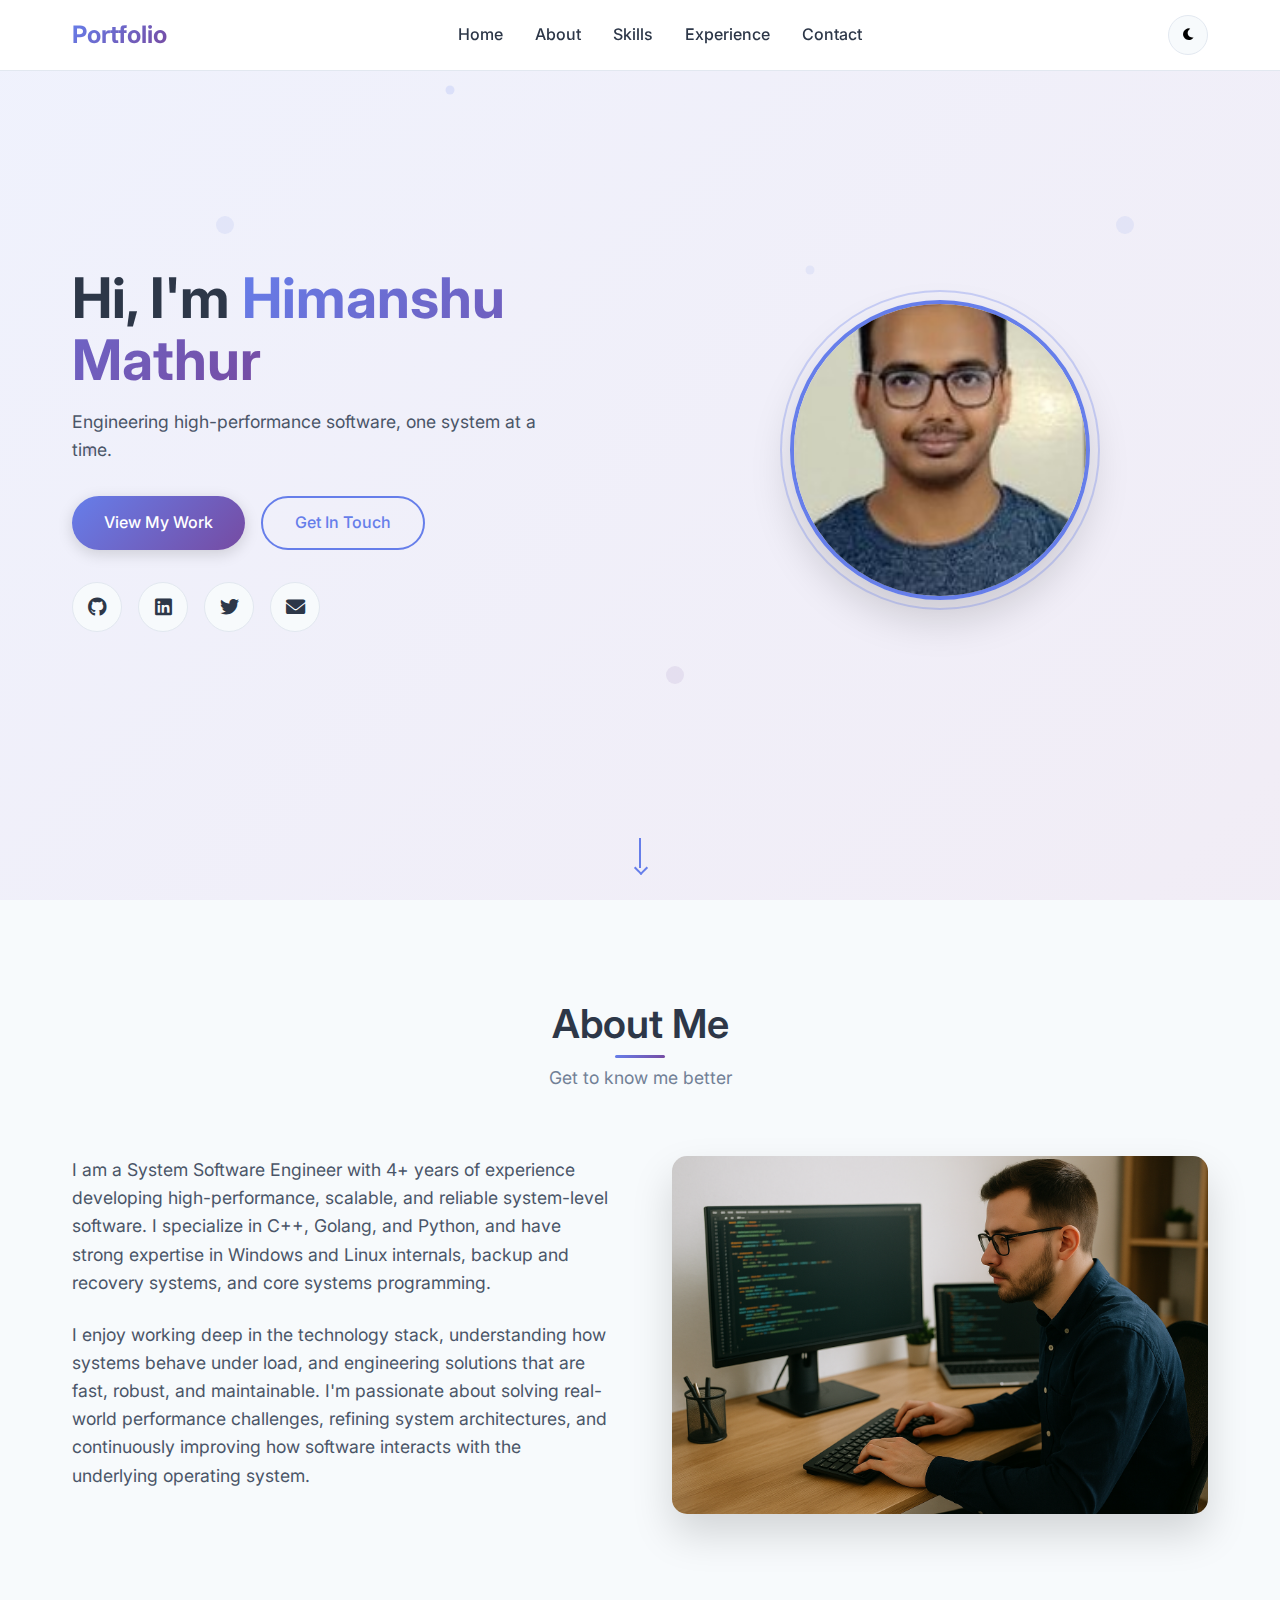
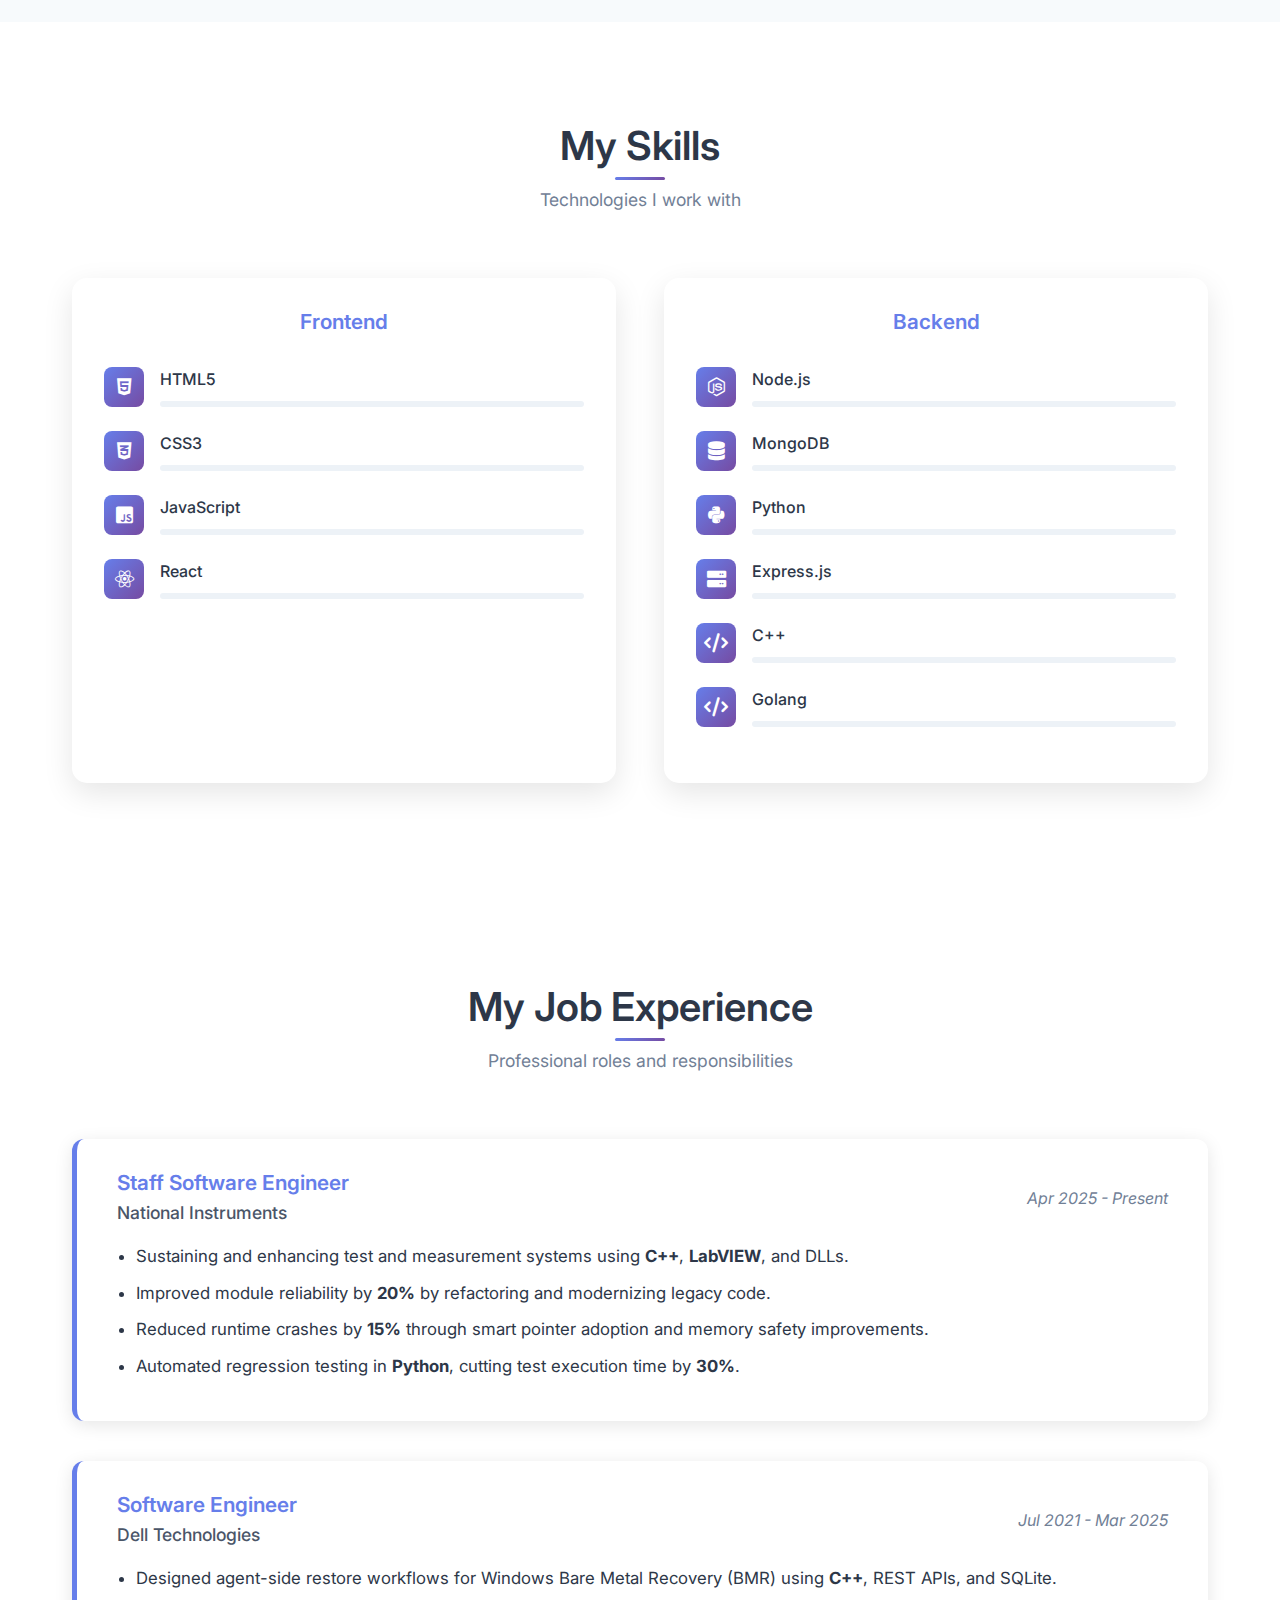
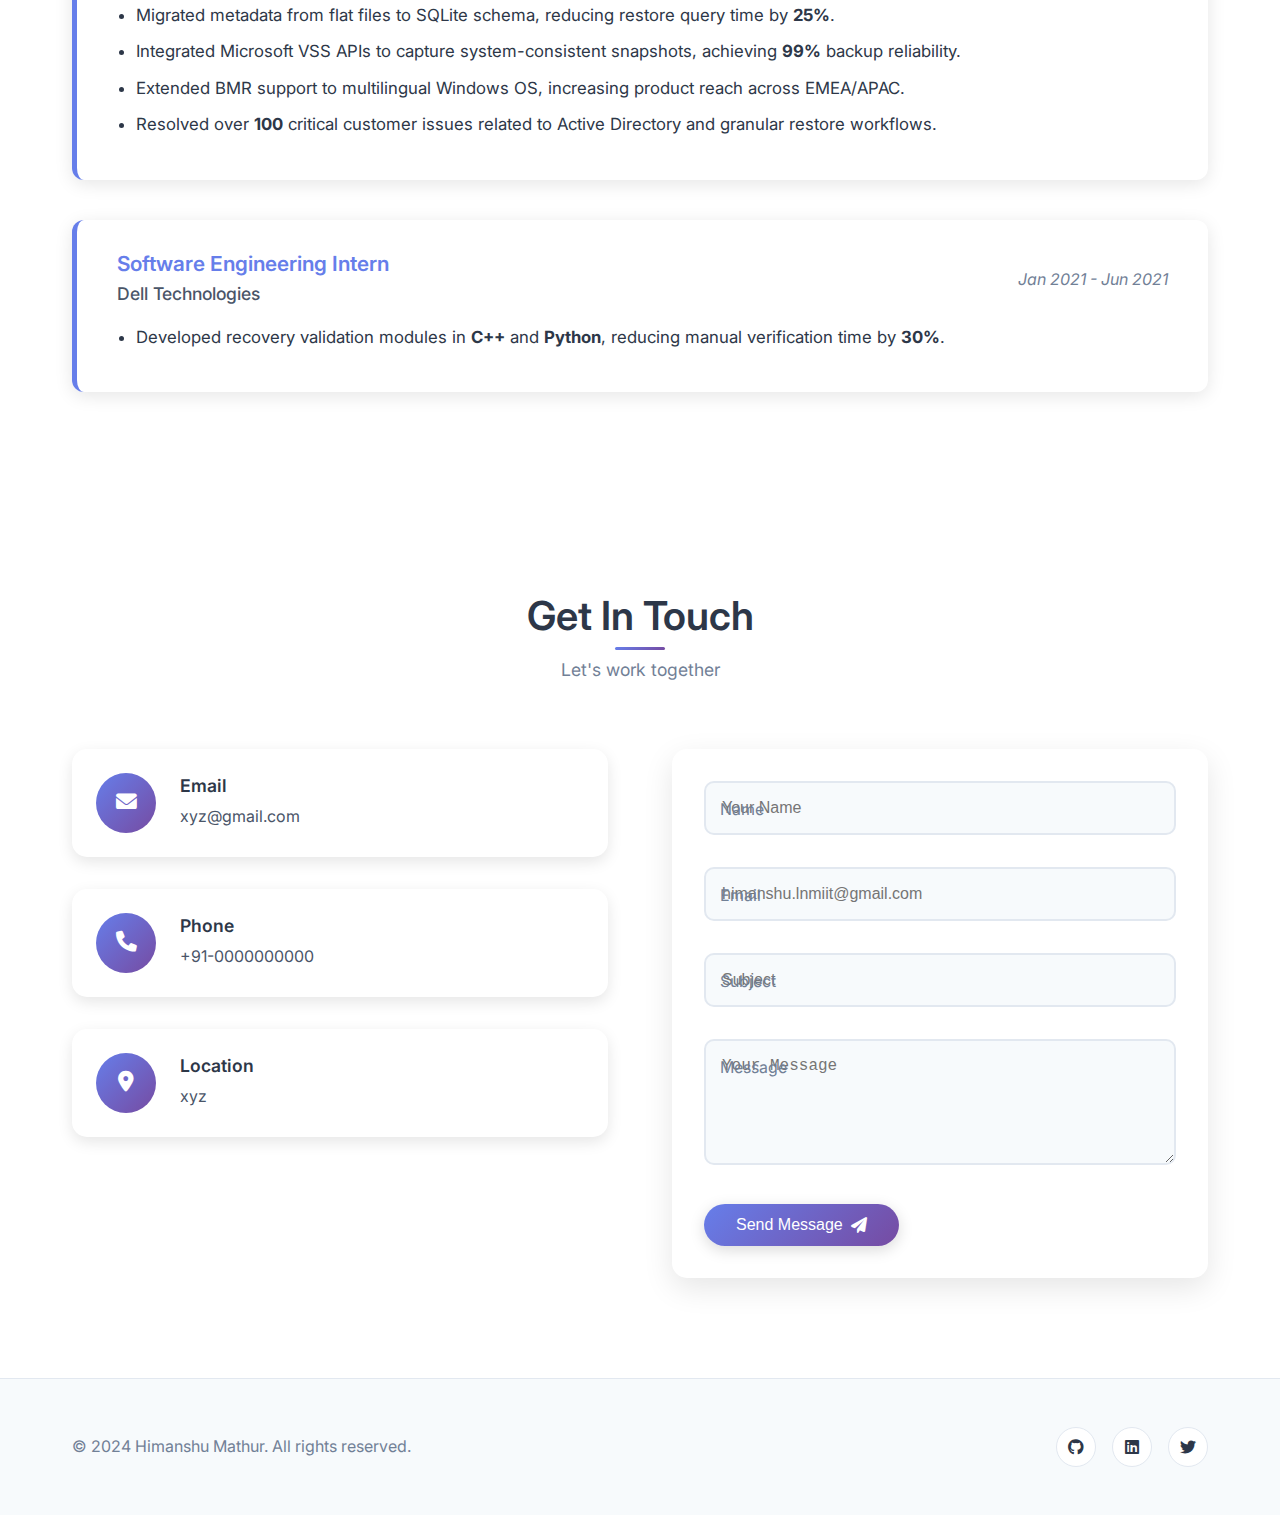
<file: index.html>
<!DOCTYPE html>
<html lang="en">
<head>
    <meta charset="UTF-8">
    <meta name="viewport" content="width=device-width, initial-scale=1.0">
    <title>Himanshu Mathur - Portfolio</title>
    <meta name="description" content="Professional portfolio showcasing web development projects and skills">
    <link rel="icon" type="image/x-icon" href="assets/favicon.jpg">
    <link rel="stylesheet" href="styles.css">
    <link rel="preconnect" href="https://fonts.googleapis.com">
    <link rel="preconnect" href="https://fonts.gstatic.com" crossorigin>
    <link href="https://fonts.googleapis.com/css2?family=Inter:wght@300;400;500;600;700&display=swap" rel="stylesheet">
    <link rel="stylesheet" href="https://cdnjs.cloudflare.com/ajax/libs/font-awesome/6.0.0/css/all.min.css">
</head>
<body>
    <!-- Navigation -->
    <nav class="navbar" id="navbar">
        <div class="nav-container">
            <div class="nav-logo">
                <a href="#home">Portfolio</a>
            </div>
            <ul class="nav-menu" id="nav-menu">
                <li class="nav-item">
                    <a href="#home" class="nav-link">Home</a>
                </li>
                <li class="nav-item">
                    <a href="#about" class="nav-link">About</a>
                </li>
                <li class="nav-item">
                    <a href="#skills" class="nav-link">Skills</a>
                </li>
                <li class="nav-item">
                    <a href="#experience" class="nav-link">Experience</a>
                </li>
                <li class="nav-item">
                    <a href="#contact" class="nav-link">Contact</a>
                </li>
            </ul>
            <div class="nav-toggle" id="mobile-menu">
                <span class="bar"></span>
                <span class="bar"></span>
                <span class="bar"></span>
            </div>
            <button class="theme-toggle" id="theme-toggle" aria-label="Toggle theme">
                <i class="fas fa-moon"></i>
            </button>
        </div>
    </nav>

    <!-- Hero Section -->
    <section class="hero" id="home">
        <div class="hero-container">
            <div class="hero-content">
                <h1 class="hero-title">
                    Hi, I'm <span class="highlight">Himanshu Mathur</span>
                </h1>
                <p class="hero-description">
                    Engineering high-performance software, one system at a time.
                </p>
                <div class="hero-buttons">
                    <a href="#projects" class="btn btn-primary">View My Work</a>
                    <a href="#contact" class="btn btn-secondary">Get In Touch</a>
                </div>
                <div class="hero-social">
                    <a href="https://github.com" target="_blank" rel="noopener" aria-label="GitHub">
                        <i class="fab fa-github"></i>
                    </a>
                    <a href="https://www.linkedin.com/in/himanshu-mathur-04a308100/" target="_blank" rel="noopener" aria-label="LinkedIn">
                        <i class="fab fa-linkedin"></i>
                    </a>
                    <a href="https://twitter.com" target="_blank" rel="noopener" aria-label="Twitter">
                        <i class="fab fa-twitter"></i>
                    </a>
                    <a href="mailto:himanshu.lnmiit@gmail.com" aria-label="Email">
                        <i class="fas fa-envelope"></i>
                    </a>
                </div>
            </div>
            <div class="hero-image">
                <div class="hero-avatar">
                    <img src="assets/profile.jpg" alt="Your Name" id="profile-img">
                    <div class="avatar-border"></div>
                </div>
            </div>
        </div>
        <div class="scroll-indicator">
            <div class="scroll-arrow"></div>
        </div>
    </section>

    <!-- About Section -->
    <section class="about" id="about">
        <div class="container">
            <div class="section-header">
                <h2 class="section-title">About Me</h2>
                <p class="section-subtitle">Get to know me better</p>
            </div>
            <div class="about-content">
                <div class="about-text">
                    <div class="about-description">
                        <p>
                            I am a System Software Engineer with 4+ years of experience developing high-performance, scalable, and reliable system-level software. I specialize in C++, Golang, and Python, and have strong expertise in Windows and Linux internals, backup and recovery systems, and core systems programming.
                        </p>
                        <p>
                            I enjoy working deep in the technology stack, understanding how systems behave under load, and engineering solutions that are fast, robust, and maintainable. I'm passionate about solving real-world performance challenges, refining system architectures, and continuously improving how software interacts with the underlying operating system.
                        </p>
                    </div>
                    <div class="about-stats">
                        <!-- Stats removed as per user request -->
                    </div>
                </div>
                <div class="about-image">
                    <img src="assets/about-image.jpg" alt="About me" class="about-img">
                </div>
            </div>
        </div>
    </section>

    <!-- Skills Section -->
    <section class="skills" id="skills">
        <div class="container">
            <div class="section-header">
                <h2 class="section-title">My Skills</h2>
                <p class="section-subtitle">Technologies I work with</p>
            </div>
            <div class="skills-grid">
                <div class="skill-category">
                    <h3 class="category-title">Frontend</h3>
                    <div class="skills-list">
                        <div class="skill-item">
                            <div class="skill-icon">
                                <i class="fab fa-html5"></i>
                            </div>
                            <div class="skill-info">
                                <span class="skill-name">HTML5</span>
                                <div class="skill-bar">
                                    <div class="skill-progress" data-progress="90"></div>
                                </div>
                            </div>
                        </div>
                        <div class="skill-item">
                            <div class="skill-icon">
                                <i class="fab fa-css3-alt"></i>
                            </div>
                            <div class="skill-info">
                                <span class="skill-name">CSS3</span>
                                <div class="skill-bar">
                                    <div class="skill-progress" data-progress="85"></div>
                                </div>
                            </div>
                        </div>
                        <div class="skill-item">
                            <div class="skill-icon">
                                <i class="fab fa-js-square"></i>
                            </div>
                            <div class="skill-info">
                                <span class="skill-name">JavaScript</span>
                                <div class="skill-bar">
                                    <div class="skill-progress" data-progress="80"></div>
                                </div>
                            </div>
                        </div>
                        <div class="skill-item">
                            <div class="skill-icon">
                                <i class="fab fa-react"></i>
                            </div>
                            <div class="skill-info">
                                <span class="skill-name">React</span>
                                <div class="skill-bar">
                                    <div class="skill-progress" data-progress="75"></div>
                                </div>
                            </div>
                        </div>
                    </div>
                </div>
                <div class="skill-category">
                    <h3 class="category-title">Backend</h3>
                    <div class="skills-list">
                        <div class="skill-item">
                            <div class="skill-icon">
                                <i class="fab fa-node-js"></i>
                            </div>
                            <div class="skill-info">
                                <span class="skill-name">Node.js</span>
                                <div class="skill-bar">
                                    <div class="skill-progress" data-progress="70"></div>
                                </div>
                            </div>
                        </div>
                        <div class="skill-item">
                            <div class="skill-icon">
                                <i class="fas fa-database"></i>
                            </div>
                            <div class="skill-info">
                                <span class="skill-name">MongoDB</span>
                                <div class="skill-bar">
                                    <div class="skill-progress" data-progress="65"></div>
                                </div>
                            </div>
                        </div>
                        <div class="skill-item">
                            <div class="skill-icon">
                                <i class="fab fa-python"></i>
                            </div>
                            <div class="skill-info">
                                <span class="skill-name">Python</span>
                                <div class="skill-bar">
                                    <div class="skill-progress" data-progress="60"></div>
                                </div>
                            </div>
                        </div>
                        <div class="skill-item">
                            <div class="skill-icon">
                                <i class="fas fa-server"></i>
                            </div>
                            <div class="skill-info">
                                <span class="skill-name">Express.js</span>
                                <div class="skill-bar">
                                    <div class="skill-progress" data-progress="70"></div>
                                </div>
                            </div>
                        </div>
                        <div class="skill-item">
                            <div class="skill-icon">
                                <i class="fas fa-code"></i>
                            </div>
                            <div class="skill-info">
                                <span class="skill-name">C++</span>
                                <div class="skill-bar">
                                    <div class="skill-progress" data-progress="85"></div>
                                </div>
                            </div>
                        </div>
                        <div class="skill-item">
                            <div class="skill-icon">
                                <i class="fas fa-code"></i>
                            </div>
                            <div class="skill-info">
                                <span class="skill-name">Golang</span>
                                <div class="skill-bar">
                                    <div class="skill-progress" data-progress="75"></div>
                                </div>
                            </div>
                        </div>
                    </div>
                </div>
            </div>
        </div>
    </section>

    <!-- Projects Section -->
    <!-- Job Experience Section -->
    <section class="experience" id="experience">
        <div class="container">
            <div class="section-header">
                <h2 class="section-title">My Job Experience</h2>
                <p class="section-subtitle">Professional roles and responsibilities</p>
            </div>
            <div class="experience-list">
                <div class="experience-item">
                    <div class="exp-header">
                        <div class="exp-role-company">
                            <h3 class="job-title">Staff Software Engineer</h3>
                            <span class="company">National Instruments</span>
                        </div>
                        <span class="job-duration">Apr 2025 - Present</span>
                    </div>
                    <ul class="job-description">
                        <li>Sustaining and enhancing test and measurement systems using <b>C++</b>, <b>LabVIEW</b>, and DLLs.</li>
                        <li>Improved module reliability by <b>20%</b> by refactoring and modernizing legacy code.</li>
                        <li>Reduced runtime crashes by <b>15%</b> through smart pointer adoption and memory safety improvements.</li>
                        <li>Automated regression testing in <b>Python</b>, cutting test execution time by <b>30%</b>.</li>
                    </ul>
                </div>
                <div class="experience-item">
                    <div class="exp-header">
                        <div class="exp-role-company">
                            <h3 class="job-title">Software Engineer</h3>
                            <span class="company">Dell Technologies</span>
                        </div>
                        <span class="job-duration">Jul 2021 - Mar 2025</span>
                    </div>
                    <ul class="job-description">
                        <li>Designed agent-side restore workflows for Windows Bare Metal Recovery (BMR) using <b>C++</b>, REST APIs, and SQLite.</li>
                        <li>Migrated metadata from flat files to SQLite schema, reducing restore query time by <b>25%</b>.</li>
                        <li>Integrated Microsoft VSS APIs to capture system-consistent snapshots, achieving <b>99%</b> backup reliability.</li>
                        <li>Extended BMR support to multilingual Windows OS, increasing product reach across EMEA/APAC.</li>
                        <li>Resolved over <b>100</b> critical customer issues related to Active Directory and granular restore workflows.</li>
                    </ul>
                </div>
                <div class="experience-item">
                    <div class="exp-header">
                        <div class="exp-role-company">
                            <h3 class="job-title">Software Engineering Intern</h3>
                            <span class="company">Dell Technologies</span>
                        </div>
                        <span class="job-duration">Jan 2021 - Jun 2021</span>
                    </div>
                    <ul class="job-description">
                        <li>Developed recovery validation modules in <b>C++</b> and <b>Python</b>, reducing manual verification time by <b>30%</b>.</li>
                    </ul>
                </div>
            </div>
        </div>
    </section>

    <!-- Contact Section -->
    <section class="contact" id="contact">
        <div class="container">
            <div class="section-header">
                <h2 class="section-title">Get In Touch</h2>
                <p class="section-subtitle">Let's work together</p>
            </div>
            <div class="contact-content">
                <div class="contact-info">
                    <div class="contact-item">
                        <div class="contact-icon">
                            <i class="fas fa-envelope"></i>
                        </div>
                        <div class="contact-details">
                            <h4>Email</h4>
                            <p>xyz@gmail.com</p>
                        </div>
                    </div>
                    <div class="contact-item">
                        <div class="contact-icon">
                            <i class="fas fa-phone"></i>
                        </div>
                        <div class="contact-details">
                            <h4>Phone</h4>
                            <p>+91-0000000000</p>
                        </div>
                    </div>
                    <div class="contact-item">
                        <div class="contact-icon">
                            <i class="fas fa-map-marker-alt"></i>
                        </div>
                        <div class="contact-details">
                            <h4>Location</h4>
                            <p>xyz</p>
                        </div>
                    </div>
                </div>
                <form class="contact-form" id="contact-form">
                    <div class="form-group">
                        <input type="text" id="name" name="name" placeholder="Your Name" required>
                        <label for="name">Name</label>
                    </div>
                    <div class="form-group">
                        <input type="email" id="email" name="email" placeholder="himanshu.lnmiit@gmail.com" required>
                        <label for="email">Email</label>
                    </div>
                    <div class="form-group">
                        <input type="text" id="subject" name="subject" placeholder="Subject" required>
                        <label for="subject">Subject</label>
                    </div>
                    <div class="form-group">
                        <textarea id="message" name="message" placeholder="Your Message" rows="5" required></textarea>
                        <label for="message">Message</label>
                    </div>
                    <button type="submit" class="btn btn-primary">
                        <span>Send Message</span>
                        <i class="fas fa-paper-plane"></i>
                    </button>
                </form>
            </div>
        </div>
    </section>

    <!-- Footer -->
    <footer class="footer">
        <div class="container">
            <div class="footer-content">
                <div class="footer-text">
                    <p>&copy; 2024 Himanshu Mathur. All rights reserved.</p>
                </div>
                <div class="footer-social">
                    <a href="https://github.com" target="_blank" rel="noopener" aria-label="GitHub">
                        <i class="fab fa-github"></i>
                    </a>
                    <a href="https://www.linkedin.com/in/himanshu-mathur-04a308100/" target="_blank" rel="noopener" aria-label="LinkedIn">
                        <i class="fab fa-linkedin"></i>
                    </a>
                    <a href="https://twitter.com" target="_blank" rel="noopener" aria-label="Twitter">
                        <i class="fab fa-twitter"></i>
                    </a>
                </div>
            </div>
        </div>
    </footer>

    <!-- Back to Top Button -->
    <button class="back-to-top" id="back-to-top" aria-label="Back to top">
        <i class="fas fa-chevron-up"></i>
    </button>

    <script src="script.js"></script>
</body>
</html>
</file>
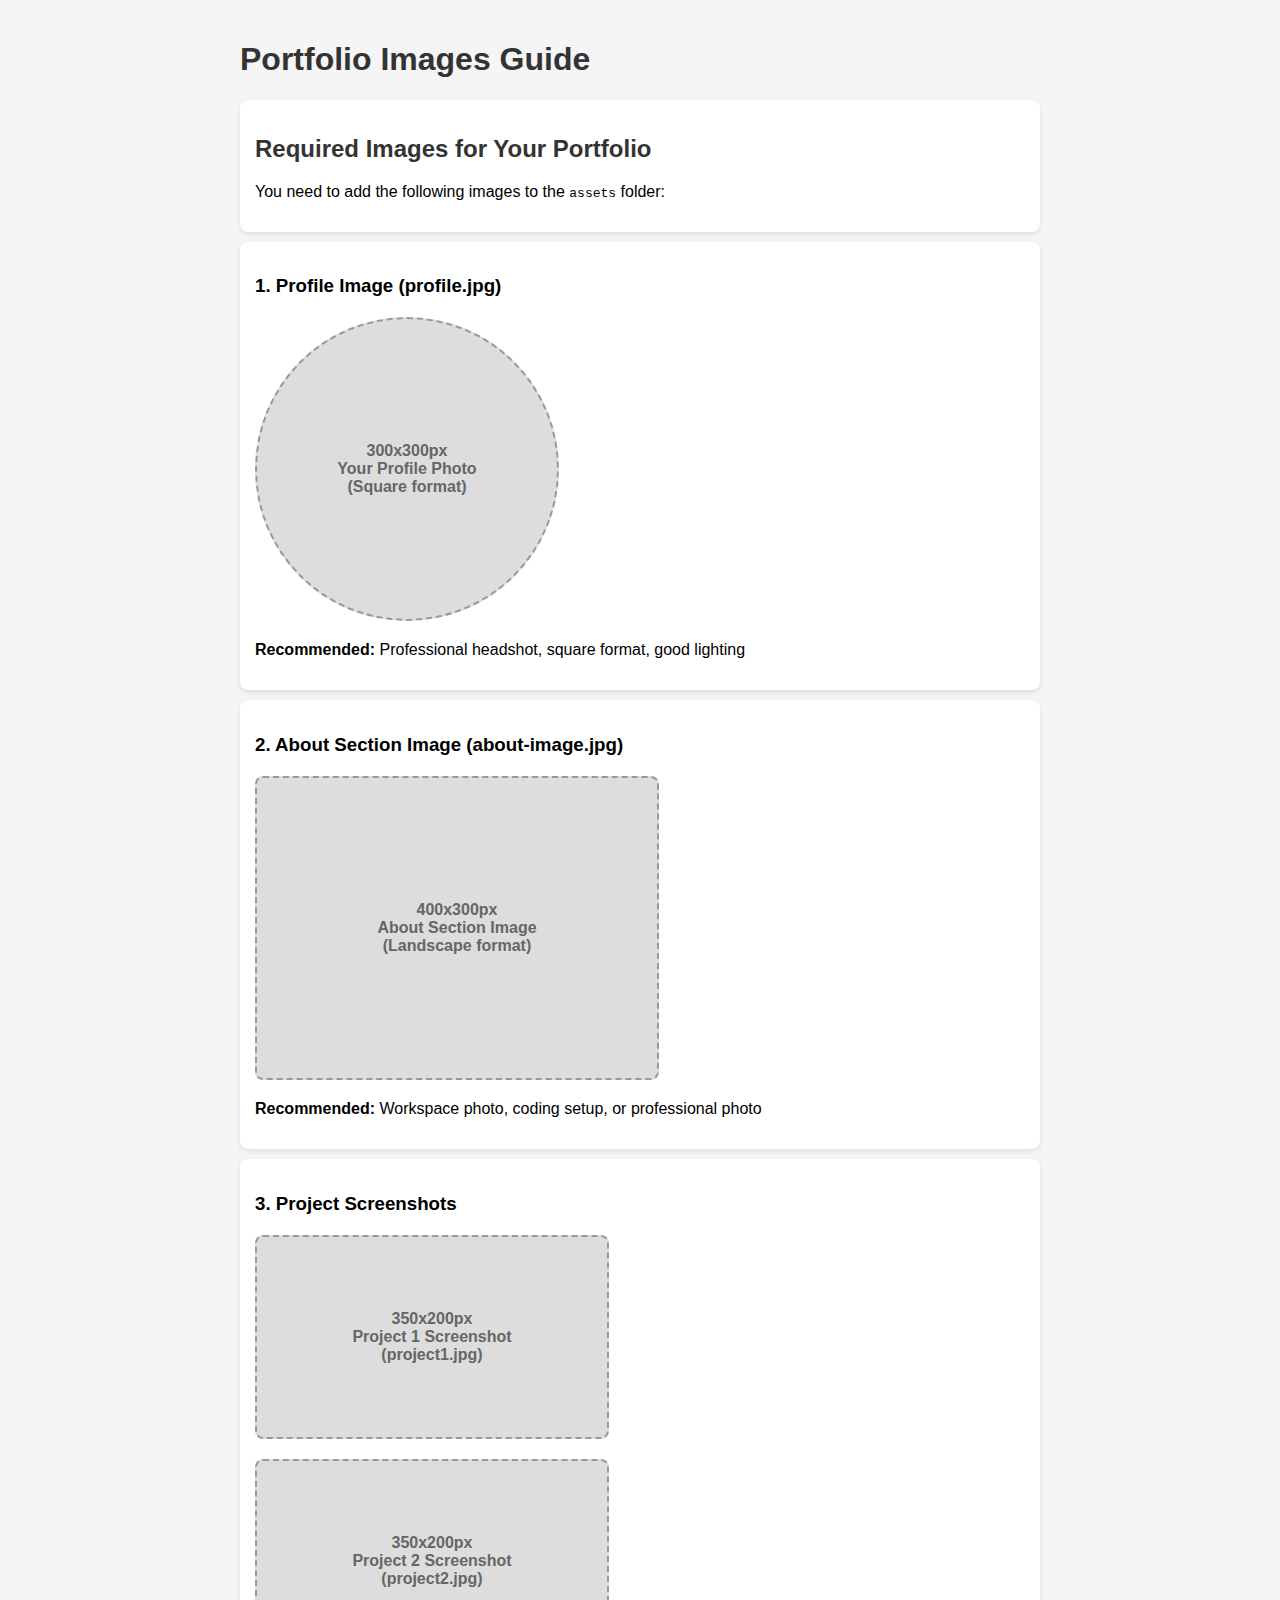
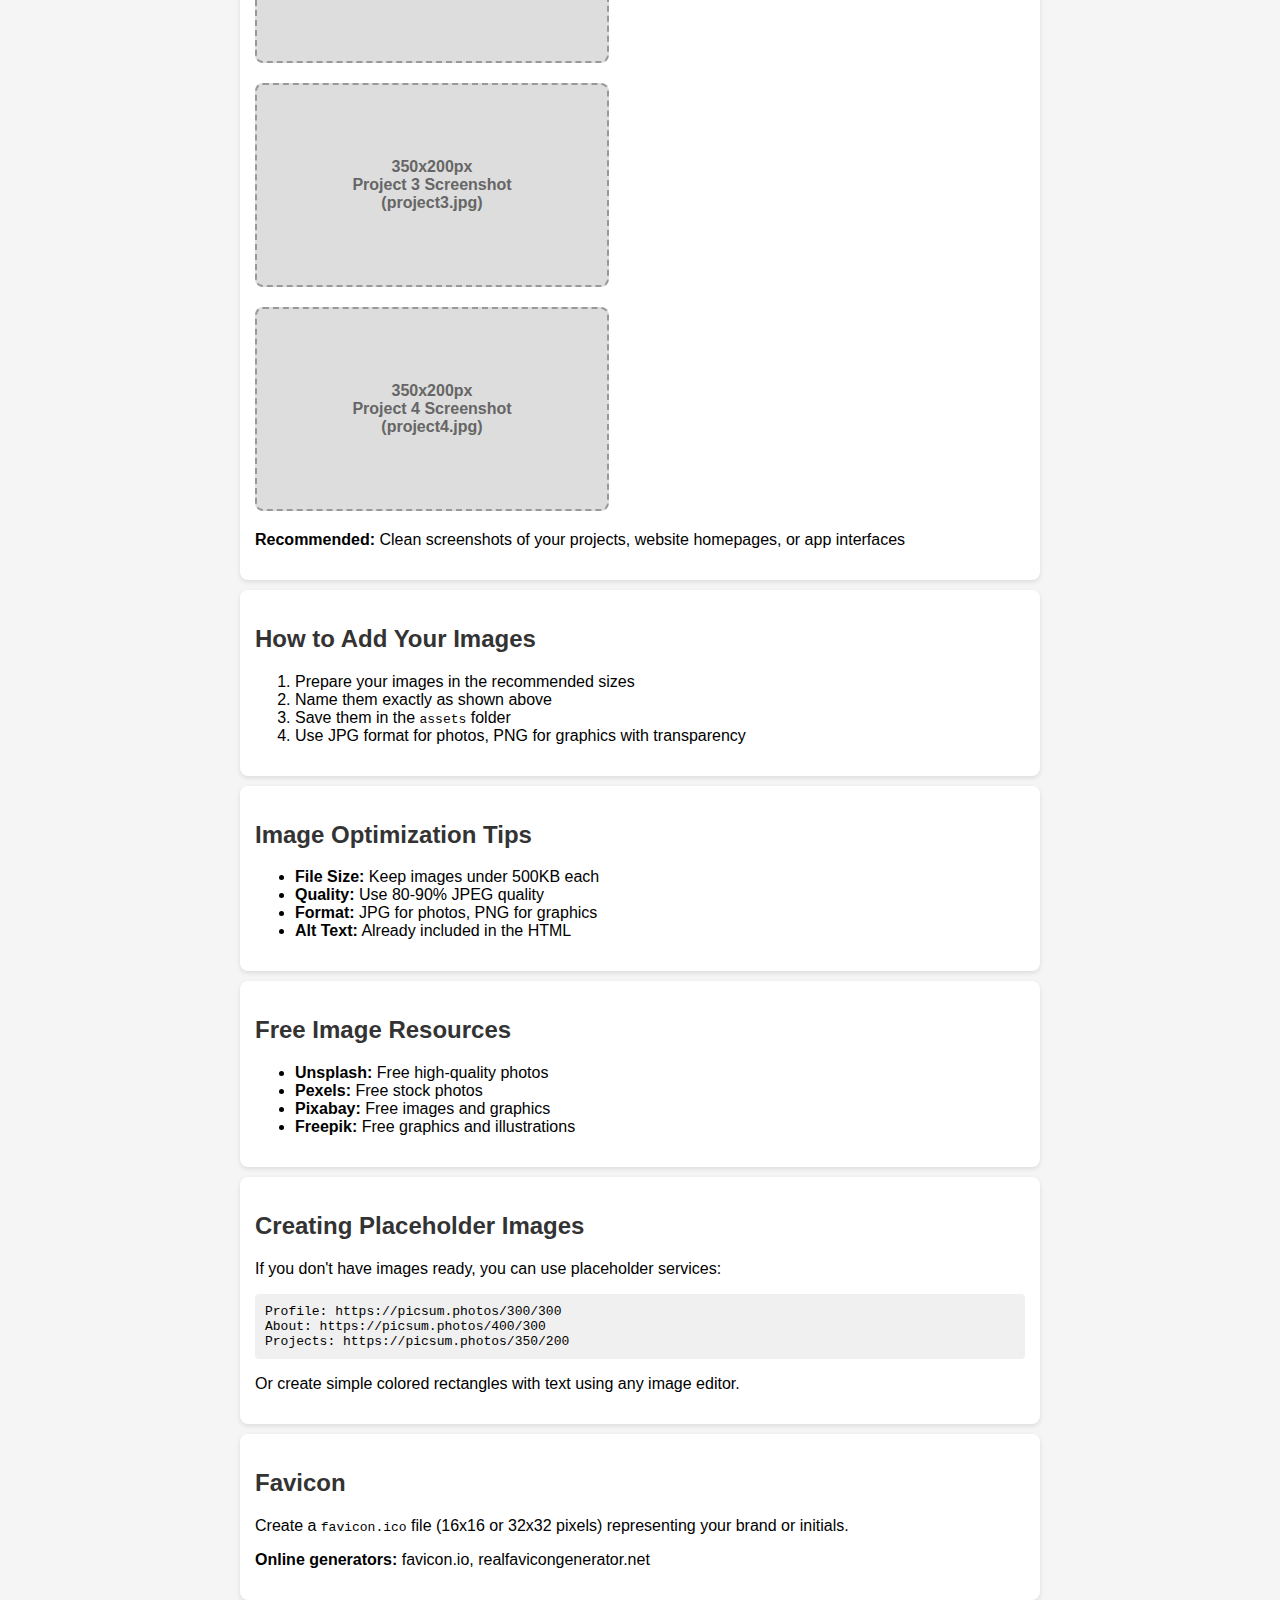
<file: assets/image-guide.html>
<!-- Placeholder Images Guide -->
<!-- This HTML file demonstrates what images you need and their recommended sizes -->

<!DOCTYPE html>
<html lang="en">
<head>
    <meta charset="UTF-8">
    <meta name="viewport" content="width=device-width, initial-scale=1.0">
    <title>Image Placeholders Guide</title>
    <style>
        body {
            font-family: Arial, sans-serif;
            max-width: 800px;
            margin: 0 auto;
            padding: 20px;
            background: #f5f5f5;
        }
        .placeholder {
            background: #ddd;
            border: 2px dashed #999;
            display: flex;
            align-items: center;
            justify-content: center;
            margin: 20px 0;
            color: #666;
            font-weight: bold;
            text-align: center;
            border-radius: 8px;
        }
        .profile { width: 300px; height: 300px; border-radius: 50%; }
        .about { width: 400px; height: 300px; }
        .project { width: 350px; height: 200px; }
        .info {
            background: white;
            padding: 15px;
            border-radius: 8px;
            margin: 10px 0;
            box-shadow: 0 2px 5px rgba(0,0,0,0.1);
        }
        h1, h2 { color: #333; }
        .code {
            background: #f0f0f0;
            padding: 10px;
            border-radius: 4px;
            font-family: monospace;
            margin: 10px 0;
        }
    </style>
</head>
<body>
    <h1>Portfolio Images Guide</h1>
    
    <div class="info">
        <h2>Required Images for Your Portfolio</h2>
        <p>You need to add the following images to the <code>assets</code> folder:</p>
    </div>

    <div class="info">
        <h3>1. Profile Image (profile.jpg)</h3>
        <div class="placeholder profile">
            300x300px<br>
            Your Profile Photo<br>
            (Square format)
        </div>
        <p><strong>Recommended:</strong> Professional headshot, square format, good lighting</p>
    </div>

    <div class="info">
        <h3>2. About Section Image (about-image.jpg)</h3>
        <div class="placeholder about">
            400x300px<br>
            About Section Image<br>
            (Landscape format)
        </div>
        <p><strong>Recommended:</strong> Workspace photo, coding setup, or professional photo</p>
    </div>

    <div class="info">
        <h3>3. Project Screenshots</h3>
        <div class="placeholder project">
            350x200px<br>
            Project 1 Screenshot<br>
            (project1.jpg)
        </div>
        <div class="placeholder project">
            350x200px<br>
            Project 2 Screenshot<br>
            (project2.jpg)
        </div>
        <div class="placeholder project">
            350x200px<br>
            Project 3 Screenshot<br>
            (project3.jpg)
        </div>
        <div class="placeholder project">
            350x200px<br>
            Project 4 Screenshot<br>
            (project4.jpg)
        </div>
        <p><strong>Recommended:</strong> Clean screenshots of your projects, website homepages, or app interfaces</p>
    </div>

    <div class="info">
        <h2>How to Add Your Images</h2>
        <ol>
            <li>Prepare your images in the recommended sizes</li>
            <li>Name them exactly as shown above</li>
            <li>Save them in the <code>assets</code> folder</li>
            <li>Use JPG format for photos, PNG for graphics with transparency</li>
        </ol>
    </div>

    <div class="info">
        <h2>Image Optimization Tips</h2>
        <ul>
            <li><strong>File Size:</strong> Keep images under 500KB each</li>
            <li><strong>Quality:</strong> Use 80-90% JPEG quality</li>
            <li><strong>Format:</strong> JPG for photos, PNG for graphics</li>
            <li><strong>Alt Text:</strong> Already included in the HTML</li>
        </ul>
    </div>

    <div class="info">
        <h2>Free Image Resources</h2>
        <ul>
            <li><strong>Unsplash:</strong> Free high-quality photos</li>
            <li><strong>Pexels:</strong> Free stock photos</li>
            <li><strong>Pixabay:</strong> Free images and graphics</li>
            <li><strong>Freepik:</strong> Free graphics and illustrations</li>
        </ul>
    </div>

    <div class="info">
        <h2>Creating Placeholder Images</h2>
        <p>If you don't have images ready, you can use placeholder services:</p>
        <div class="code">
            Profile: https://picsum.photos/300/300<br>
            About: https://picsum.photos/400/300<br>
            Projects: https://picsum.photos/350/200
        </div>
        <p>Or create simple colored rectangles with text using any image editor.</p>
    </div>

    <div class="info">
        <h2>Favicon</h2>
        <p>Create a <code>favicon.ico</code> file (16x16 or 32x32 pixels) representing your brand or initials.</p>
        <p><strong>Online generators:</strong> favicon.io, realfavicongenerator.net</p>
    </div>

</body>
</html>
</file>
<file: styles.css>
/* Experience Section Styles */
.experience-list {
    display: flex;
    flex-direction: column;
    gap: 2.5rem;
    margin-top: 2rem;
}
.experience-item {
    background: var(--bg-primary);
    border-radius: 12px;
    box-shadow: 0 4px 18px var(--shadow-light);
    padding: 2rem 2.5rem;
    transition: box-shadow 0.3s;
    border-left: 5px solid var(--primary-color);
}
.experience-item:hover {
    box-shadow: 0 8px 32px var(--shadow-medium);
}
.exp-header {
    display: flex;
    justify-content: space-between;
    align-items: center;
    margin-bottom: 1rem;
    flex-wrap: wrap;
}
.exp-role-company {
    display: flex;
    flex-direction: column;
    gap: 0.2rem;
}
.job-title {
    font-size: 1.3rem;
    font-weight: 600;
    color: var(--primary-color);
    margin: 0;
}
.company {
    font-size: 1.1rem;
    color: var(--text-secondary);
    font-weight: 500;
}
.job-duration {
    font-size: 1rem;
    color: var(--text-light);
    font-style: italic;
    margin-left: 1.5rem;
}
.job-description {
    margin: 0 0 0 1.2rem;
    padding: 0;
    color: var(--text-primary);
    font-size: 1.05rem;
}
.job-description li {
    margin-bottom: 0.6rem;
    line-height: 1.6;
}
@media (max-width: 600px) {
    .experience-item {
        padding: 1.2rem 1rem;
    }
    .exp-header {
        flex-direction: column;
        align-items: flex-start;
        gap: 0.5rem;
    }
}
/* Reset and Base Styles */
* {
    margin: 0;
    padding: 0;
    box-sizing: border-box;
}

html {
    scroll-behavior: smooth;
}

:root {
    /* Light theme colors */
    --primary-color: #667eea;
    --primary-dark: #5a67d8;
    --secondary-color: #764ba2;
    --accent-color: #f093fb;
    --text-primary: #2d3748;
    --text-secondary: #4a5568;
    --text-light: #718096;
    --bg-primary: #ffffff;
    --bg-secondary: #f7fafc;
    --bg-tertiary: #edf2f7;
    --border-color: #e2e8f0;
    --shadow-light: rgba(0, 0, 0, 0.1);
    --shadow-medium: rgba(0, 0, 0, 0.15);
    --shadow-heavy: rgba(0, 0, 0, 0.25);
    --gradient-primary: linear-gradient(135deg, #667eea 0%, #764ba2 100%);
    --gradient-secondary: linear-gradient(135deg, #f093fb 0%, #f5576c 100%);
    --gradient-hero: linear-gradient(135deg, rgba(102, 126, 234, 0.1) 0%, rgba(118, 75, 162, 0.1) 100%);
}

[data-theme="dark"] {
    /* Dark theme colors */
    --text-primary: #f7fafc;
    --text-secondary: #e2e8f0;
    --text-light: #a0aec0;
    --bg-primary: #1a202c;
    --bg-secondary: #2d3748;
    --bg-tertiary: #4a5568;
    --border-color: #4a5568;
    --shadow-light: rgba(0, 0, 0, 0.3);
    --shadow-medium: rgba(0, 0, 0, 0.4);
    --shadow-heavy: rgba(0, 0, 0, 0.6);
    --gradient-hero: linear-gradient(135deg, rgba(102, 126, 234, 0.2) 0%, rgba(118, 75, 162, 0.2) 100%);
}

body {
    font-family: 'Inter', sans-serif;
    line-height: 1.6;
    color: var(--text-primary);
    background-color: var(--bg-primary);
    transition: all 0.3s ease;
}

.container {
    max-width: 1200px;
    margin: 0 auto;
    padding: 0 2rem;
}

/* Typography */
h1, h2, h3, h4, h5, h6 {
    font-weight: 600;
    line-height: 1.2;
    margin-bottom: 1rem;
}

p {
    margin-bottom: 1rem;
    color: var(--text-secondary);
}

/* Buttons */
.btn {
    display: inline-flex;
    align-items: center;
    gap: 0.5rem;
    padding: 0.75rem 2rem;
    border: none;
    border-radius: 50px;
    font-size: 1rem;
    font-weight: 500;
    text-decoration: none;
    cursor: pointer;
    transition: all 0.3s ease;
    position: relative;
    overflow: hidden;
}

.btn-primary {
    background: var(--gradient-primary);
    color: white;
    box-shadow: 0 4px 15px var(--shadow-medium);
}

.btn-primary:hover {
    transform: translateY(-2px);
    box-shadow: 0 8px 25px var(--shadow-heavy);
}

.btn-secondary {
    background: transparent;
    color: var(--primary-color);
    border: 2px solid var(--primary-color);
}

.btn-secondary:hover {
    background: var(--primary-color);
    color: white;
    transform: translateY(-2px);
}

/* Navigation */
.navbar {
    position: fixed;
    top: 0;
    width: 100%;
    background: rgba(255, 255, 255, 0.95);
    backdrop-filter: blur(20px);
    border-bottom: 1px solid var(--border-color);
    z-index: 1000;
    transition: all 0.3s ease;
}

[data-theme="dark"] .navbar {
    background: rgba(26, 32, 44, 0.95);
}

.nav-container {
    max-width: 1200px;
    margin: 0 auto;
    padding: 0 2rem;
    display: flex;
    align-items: center;
    justify-content: space-between;
    height: 70px;
}

.nav-logo a {
    font-size: 1.5rem;
    font-weight: 700;
    color: var(--primary-color);
    text-decoration: none;
    background: var(--gradient-primary);
    -webkit-background-clip: text;
    -webkit-text-fill-color: transparent;
    background-clip: text;
}

.nav-menu {
    display: flex;
    list-style: none;
    gap: 2rem;
}

.nav-link {
    color: var(--text-primary);
    text-decoration: none;
    font-weight: 500;
    position: relative;
    transition: all 0.3s ease;
}

.nav-link:hover,
.nav-link.active {
    color: var(--primary-color);
}

.nav-link::after {
    content: '';
    position: absolute;
    bottom: -5px;
    left: 50%;
    width: 0;
    height: 2px;
    background: var(--gradient-primary);
    transition: all 0.3s ease;
    transform: translateX(-50%);
}

.nav-link:hover::after,
.nav-link.active::after {
    width: 100%;
}

.theme-toggle {
    background: var(--bg-secondary);
    border: 1px solid var(--border-color);
    border-radius: 50%;
    width: 40px;
    height: 40px;
    display: flex;
    align-items: center;
    justify-content: center;
    cursor: pointer;
    transition: all 0.3s ease;
    margin-left: 1rem;
}

.theme-toggle:hover {
    background: var(--primary-color);
    color: white;
    transform: rotate(180deg);
}

.nav-toggle {
    display: none;
    flex-direction: column;
    cursor: pointer;
    gap: 4px;
}

.bar {
    width: 25px;
    height: 3px;
    background: var(--text-primary);
    transition: all 0.3s ease;
    border-radius: 2px;
}

/* Hero Section */
.hero {
    min-height: 100vh;
    display: flex;
    align-items: center;
    background: var(--gradient-hero);
    position: relative;
    overflow: hidden;
}

.hero::before {
    content: '';
    position: absolute;
    top: 0;
    left: 0;
    right: 0;
    bottom: 0;
    background: url('data:image/svg+xml,<svg xmlns="http://www.w3.org/2000/svg" viewBox="0 0 100 100"><defs><pattern id="grain" width="100" height="100" patternUnits="userSpaceOnUse"><circle cx="25" cy="25" r="1" fill="%23667eea" opacity="0.1"/><circle cx="75" cy="75" r="1" fill="%23764ba2" opacity="0.1"/><circle cx="50" cy="10" r="0.5" fill="%23667eea" opacity="0.15"/><circle cx="10" cy="50" r="0.5" fill="%23764ba2" opacity="0.15"/><circle cx="90" cy="30" r="0.5" fill="%23667eea" opacity="0.1"/></pattern></defs><rect width="100" height="100" fill="url(%23grain)"/></svg>');
    pointer-events: none;
}

.hero-container {
    max-width: 1200px;
    margin: 0 auto;
    padding: 0 2rem;
    display: grid;
    grid-template-columns: 1fr 1fr;
    gap: 4rem;
    align-items: center;
    position: relative;
    z-index: 1;
}

.hero-content {
    animation: fadeInUp 1s ease-out;
}

.hero-title {
    font-size: 3.5rem;
    font-weight: 700;
    margin-bottom: 1rem;
    line-height: 1.1;
}

.highlight {
    background: var(--gradient-primary);
    -webkit-background-clip: text;
    -webkit-text-fill-color: transparent;
    background-clip: text;
}

.hero-subtitle {
    font-size: 1.5rem;
    margin-bottom: 1.5rem;
    color: var(--text-secondary);
}

.typing-text {
    color: var(--primary-color);
    font-weight: 600;
}

.hero-description {
    font-size: 1.1rem;
    margin-bottom: 2rem;
    max-width: 500px;
}

.hero-buttons {
    display: flex;
    gap: 1rem;
    margin-bottom: 2rem;
}

.hero-social {
    display: flex;
    gap: 1rem;
}

.hero-social a {
    display: flex;
    align-items: center;
    justify-content: center;
    width: 50px;
    height: 50px;
    background: var(--bg-secondary);
    border-radius: 50%;
    color: var(--text-primary);
    font-size: 1.2rem;
    text-decoration: none;
    transition: all 0.3s ease;
    border: 1px solid var(--border-color);
}

.hero-social a:hover {
    background: var(--primary-color);
    color: white;
    transform: translateY(-3px);
    box-shadow: 0 8px 25px var(--shadow-medium);
}

.hero-image {
    display: flex;
    justify-content: center;
    animation: fadeInRight 1s ease-out 0.3s both;
}

.hero-avatar {
    position: relative;
    width: 300px;
    height: 300px;
}

.hero-avatar img {
    width: 100%;
    height: 100%;
    border-radius: 50%;
    object-fit: cover;
    border: 4px solid var(--primary-color);
    box-shadow: 0 20px 40px var(--shadow-medium);
}

.avatar-border {
    position: absolute;
    top: -10px;
    left: -10px;
    right: -10px;
    bottom: -10px;
    border: 2px solid var(--primary-color);
    border-radius: 50%;
    opacity: 0.3;
    animation: pulse 2s infinite;
}

.scroll-indicator {
    position: absolute;
    bottom: 2rem;
    left: 50%;
    transform: translateX(-50%);
    animation: bounce 2s infinite;
}

.scroll-arrow {
    width: 2px;
    height: 30px;
    background: var(--primary-color);
    position: relative;
}

.scroll-arrow::after {
    content: '';
    position: absolute;
    bottom: -5px;
    left: -3px;
    width: 8px;
    height: 8px;
    border-right: 2px solid var(--primary-color);
    border-bottom: 2px solid var(--primary-color);
    transform: rotate(45deg);
}

/* Section Styles */
section {
    padding: 100px 0;
}

.section-header {
    text-align: center;
    margin-bottom: 4rem;
}

.section-title {
    font-size: 2.5rem;
    margin-bottom: 1rem;
    position: relative;
    display: inline-block;
}

.section-title::after {
    content: '';
    position: absolute;
    bottom: -10px;
    left: 50%;
    transform: translateX(-50%);
    width: 50px;
    height: 3px;
    background: var(--gradient-primary);
    border-radius: 2px;
}

.section-subtitle {
    font-size: 1.1rem;
    color: var(--text-light);
}

/* About Section */
.about {
    background: var(--bg-secondary);
}

.about-content {
    display: grid;
    grid-template-columns: 1fr 1fr;
    gap: 4rem;
    align-items: center;
}

.about-description {
    margin-bottom: 2rem;
}

.about-description p {
    font-size: 1.1rem;
    margin-bottom: 1.5rem;
}

.about-stats {
    display: grid;
    grid-template-columns: repeat(3, 1fr);
    gap: 2rem;
}

.stat {
    text-align: center;
    padding: 1.5rem;
    background: var(--bg-primary);
    border-radius: 10px;
    box-shadow: 0 5px 15px var(--shadow-light);
    transition: all 0.3s ease;
}

.stat:hover {
    transform: translateY(-5px);
    box-shadow: 0 10px 25px var(--shadow-medium);
}

.stat-number {
    display: block;
    font-size: 2.5rem;
    font-weight: 700;
    color: var(--primary-color);
    margin-bottom: 0.5rem;
}

.stat-label {
    font-size: 0.9rem;
    color: var(--text-light);
    text-transform: uppercase;
    letter-spacing: 1px;
}

.about-image img {
    width: 100%;
    border-radius: 15px;
    box-shadow: 0 20px 40px var(--shadow-medium);
}

/* Skills Section */
.skills-grid {
    display: grid;
    grid-template-columns: repeat(auto-fit, minmax(300px, 1fr));
    gap: 3rem;
}

.skill-category {
    background: var(--bg-primary);
    padding: 2rem;
    border-radius: 15px;
    box-shadow: 0 10px 30px var(--shadow-light);
    transition: all 0.3s ease;
}

.skill-category:hover {
    transform: translateY(-5px);
    box-shadow: 0 20px 40px var(--shadow-medium);
}

.category-title {
    font-size: 1.3rem;
    margin-bottom: 2rem;
    color: var(--primary-color);
    text-align: center;
}

.skill-item {
    display: flex;
    align-items: center;
    gap: 1rem;
    margin-bottom: 1.5rem;
}

.skill-icon {
    width: 40px;
    height: 40px;
    display: flex;
    align-items: center;
    justify-content: center;
    background: var(--gradient-primary);
    color: white;
    border-radius: 8px;
    font-size: 1.2rem;
}

.skill-info {
    flex: 1;
}

.skill-name {
    display: block;
    font-weight: 500;
    margin-bottom: 0.5rem;
}

.skill-bar {
    width: 100%;
    height: 6px;
    background: var(--bg-tertiary);
    border-radius: 3px;
    overflow: hidden;
}

.skill-progress {
    height: 100%;
    background: var(--gradient-primary);
    border-radius: 3px;
    width: 0;
    transition: width 1s ease-in-out;
}

/* Projects Section */
.projects {
    background: var(--bg-secondary);
}

.projects-filter {
    display: flex;
    justify-content: center;
    gap: 1rem;
    margin-bottom: 3rem;
    flex-wrap: wrap;
}

.filter-btn {
    padding: 0.5rem 1.5rem;
    border: 2px solid var(--border-color);
    background: var(--bg-primary);
    color: var(--text-primary);
    border-radius: 25px;
    cursor: pointer;
    transition: all 0.3s ease;
    font-weight: 500;
}

.filter-btn:hover,
.filter-btn.active {
    background: var(--primary-color);
    color: white;
    border-color: var(--primary-color);
}

.projects-grid {
    display: grid;
    grid-template-columns: repeat(auto-fit, minmax(350px, 1fr));
    gap: 2rem;
}

.project-card {
    background: var(--bg-primary);
    border-radius: 15px;
    overflow: hidden;
    box-shadow: 0 10px 30px var(--shadow-light);
    transition: all 0.3s ease;
    opacity: 1;
    transform: scale(1);
}

.project-card:hover {
    transform: translateY(-10px);
    box-shadow: 0 20px 40px var(--shadow-medium);
}

.project-card.hidden {
    opacity: 0;
    transform: scale(0.8);
    pointer-events: none;
}

.project-image {
    position: relative;
    overflow: hidden;
    height: 200px;
}

.project-image img {
    width: 100%;
    height: 100%;
    object-fit: cover;
    transition: all 0.3s ease;
}

.project-overlay {
    position: absolute;
    top: 0;
    left: 0;
    right: 0;
    bottom: 0;
    background: rgba(102, 126, 234, 0.9);
    display: flex;
    align-items: center;
    justify-content: center;
    opacity: 0;
    transition: all 0.3s ease;
}

.project-card:hover .project-overlay {
    opacity: 1;
}

.project-card:hover .project-image img {
    transform: scale(1.1);
}

.project-links {
    display: flex;
    gap: 1rem;
}

.project-link {
    display: flex;
    align-items: center;
    justify-content: center;
    width: 50px;
    height: 50px;
    background: white;
    color: var(--primary-color);
    border-radius: 50%;
    text-decoration: none;
    font-size: 1.2rem;
    transition: all 0.3s ease;
}

.project-link:hover {
    transform: scale(1.1);
    box-shadow: 0 5px 15px rgba(0, 0, 0, 0.2);
}

.project-content {
    padding: 2rem;
}

.project-title {
    font-size: 1.3rem;
    margin-bottom: 1rem;
    color: var(--text-primary);
}

.project-description {
    margin-bottom: 1.5rem;
    color: var(--text-secondary);
}

.project-tech {
    display: flex;
    gap: 0.5rem;
    flex-wrap: wrap;
}

.tech-tag {
    padding: 0.25rem 0.75rem;
    background: var(--bg-tertiary);
    color: var(--text-primary);
    border-radius: 15px;
    font-size: 0.8rem;
    font-weight: 500;
}

/* Contact Section */
.contact-content {
    display: grid;
    grid-template-columns: 1fr 1fr;
    gap: 4rem;
    align-items: start;
}

.contact-info {
    display: flex;
    flex-direction: column;
    gap: 2rem;
}

.contact-item {
    display: flex;
    align-items: center;
    gap: 1.5rem;
    padding: 1.5rem;
    background: var(--bg-primary);
    border-radius: 15px;
    box-shadow: 0 5px 15px var(--shadow-light);
    transition: all 0.3s ease;
}

.contact-item:hover {
    transform: translateY(-5px);
    box-shadow: 0 10px 25px var(--shadow-medium);
}

.contact-icon {
    width: 60px;
    height: 60px;
    display: flex;
    align-items: center;
    justify-content: center;
    background: var(--gradient-primary);
    color: white;
    border-radius: 50%;
    font-size: 1.3rem;
}

.contact-details h4 {
    font-size: 1.1rem;
    margin-bottom: 0.5rem;
    color: var(--text-primary);
}

.contact-details p {
    color: var(--text-secondary);
    margin: 0;
}

.contact-form {
    background: var(--bg-primary);
    padding: 2rem;
    border-radius: 15px;
    box-shadow: 0 10px 30px var(--shadow-light);
}

.form-group {
    position: relative;
    margin-bottom: 2rem;
}

.form-group input,
.form-group textarea {
    width: 100%;
    padding: 1rem;
    border: 2px solid var(--border-color);
    border-radius: 10px;
    background: var(--bg-secondary);
    color: var(--text-primary);
    font-size: 1rem;
    transition: all 0.3s ease;
    resize: vertical;
}

.form-group input:focus,
.form-group textarea:focus {
    outline: none;
    border-color: var(--primary-color);
    box-shadow: 0 0 0 3px rgba(102, 126, 234, 0.1);
}

.form-group label {
    position: absolute;
    top: 1rem;
    left: 1rem;
    color: var(--text-light);
    font-size: 1rem;
    transition: all 0.3s ease;
    pointer-events: none;
}

.form-group input:focus + label,
.form-group textarea:focus + label,
.form-group input:not(:placeholder-shown) + label,
.form-group textarea:not(:placeholder-shown) + label {
    top: -0.5rem;
    left: 0.75rem;
    font-size: 0.8rem;
    color: var(--primary-color);
    background: var(--bg-primary);
    padding: 0 0.5rem;
}

/* Footer */
.footer {
    background: var(--bg-secondary);
    padding: 3rem 0;
    border-top: 1px solid var(--border-color);
}

.footer-content {
    display: flex;
    justify-content: space-between;
    align-items: center;
}

.footer-text p {
    margin: 0;
    color: var(--text-light);
}

.footer-social {
    display: flex;
    gap: 1rem;
}

.footer-social a {
    display: flex;
    align-items: center;
    justify-content: center;
    width: 40px;
    height: 40px;
    background: var(--bg-primary);
    border-radius: 50%;
    color: var(--text-primary);
    text-decoration: none;
    transition: all 0.3s ease;
    border: 1px solid var(--border-color);
}

.footer-social a:hover {
    background: var(--primary-color);
    color: white;
    transform: translateY(-2px);
}

/* Back to Top Button */
.back-to-top {
    position: fixed;
    bottom: 2rem;
    right: 2rem;
    width: 50px;
    height: 50px;
    background: var(--gradient-primary);
    color: white;
    border: none;
    border-radius: 50%;
    font-size: 1.2rem;
    cursor: pointer;
    z-index: 1000;
    opacity: 0;
    visibility: hidden;
    transition: all 0.3s ease;
}

.back-to-top.visible {
    opacity: 1;
    visibility: visible;
}

.back-to-top:hover {
    transform: translateY(-3px);
    box-shadow: 0 8px 25px var(--shadow-medium);
}

/* Animations */
@keyframes fadeInUp {
    from {
        opacity: 0;
        transform: translateY(50px);
    }
    to {
        opacity: 1;
        transform: translateY(0);
    }
}

@keyframes fadeInRight {
    from {
        opacity: 0;
        transform: translateX(50px);
    }
    to {
        opacity: 1;
        transform: translateX(0);
    }
}

@keyframes pulse {
    0%, 100% {
        transform: scale(1);
        opacity: 0.3;
    }
    50% {
        transform: scale(1.05);
        opacity: 0.5;
    }
}

@keyframes bounce {
    0%, 20%, 50%, 80%, 100% {
        transform: translateY(0) translateX(-50%);
    }
    40% {
        transform: translateY(-10px) translateX(-50%);
    }
    60% {
        transform: translateY(-5px) translateX(-50%);
    }
}

/* Responsive Design */
@media (max-width: 1024px) {
    .hero-container {
        grid-template-columns: 1fr;
        text-align: center;
        gap: 2rem;
    }
    
    .hero-title {
        font-size: 3rem;
    }
    
    .about-content {
        grid-template-columns: 1fr;
        gap: 3rem;
    }
    
    .contact-content {
        grid-template-columns: 1fr;
        gap: 3rem;
    }
    
    .about-stats {
        grid-template-columns: repeat(3, 1fr);
        gap: 1rem;
    }
}

@media (max-width: 768px) {
    .nav-menu {
        position: fixed;
        left: -100%;
        top: 70px;
        flex-direction: column;
        background: var(--bg-primary);
        width: 100%;
        text-align: center;
        transition: 0.3s;
        box-shadow: 0 10px 27px var(--shadow-light);
        padding: 2rem 0;
        border-top: 1px solid var(--border-color);
    }
    
    .nav-menu.active {
        left: 0;
    }
    
    .nav-toggle {
        display: flex;
    }
    
    .nav-toggle.active .bar:nth-child(2) {
        opacity: 0;
    }
    
    .nav-toggle.active .bar:nth-child(1) {
        transform: translateY(7px) rotate(45deg);
    }
    
    .nav-toggle.active .bar:nth-child(3) {
        transform: translateY(-7px) rotate(-45deg);
    }
    
    .hero-title {
        font-size: 2.5rem;
    }
    
    .hero-subtitle {
        font-size: 1.3rem;
    }
    
    .hero-buttons {
        flex-direction: column;
        align-items: center;
        gap: 1rem;
    }
    
    .btn {
        width: 100%;
        max-width: 200px;
        justify-content: center;
    }
    
    .section-title {
        font-size: 2rem;
    }
    
    .about-stats {
        grid-template-columns: 1fr;
        gap: 1rem;
    }
    
    .projects-grid {
        grid-template-columns: 1fr;
    }
    
    .footer-content {
        flex-direction: column;
        gap: 1rem;
        text-align: center;
    }
    
    .container {
        padding: 0 1rem;
    }
    
    section {
        padding: 60px 0;
    }
}

@media (max-width: 480px) {
    .hero-title {
        font-size: 2rem;
    }
    
    .hero-social {
        justify-content: center;
    }
    
    .projects-filter {
        justify-content: center;
    }
    
    .filter-btn {
        padding: 0.4rem 1rem;
        font-size: 0.9rem;
    }
    
    .back-to-top {
        bottom: 1rem;
        right: 1rem;
        width: 45px;
        height: 45px;
    }
}

/* Scroll animations */
.animate-on-scroll {
    opacity: 0;
    transform: translateY(50px);
    transition: all 0.6s ease;
}

.animate-on-scroll.animated {
    opacity: 1;
    transform: translateY(0);
}

/* Loading states */
.loading {
    opacity: 0.5;
    pointer-events: none;
}

/* Focus styles for accessibility */
*:focus {
    outline: 2px solid var(--primary-color);
    outline-offset: 2px;
}

button:focus,
.btn:focus {
    outline: none;
    box-shadow: 0 0 0 3px rgba(102, 126, 234, 0.3);
}

/* Print styles */
@media print {
    .navbar,
    .theme-toggle,
    .back-to-top,
    .hero-social,
    .footer-social {
        display: none;
    }
    
    body {
        background: white;
        color: black;
    }
    
    .hero {
        min-height: auto;
        padding: 2rem 0;
    }
}
</file>
